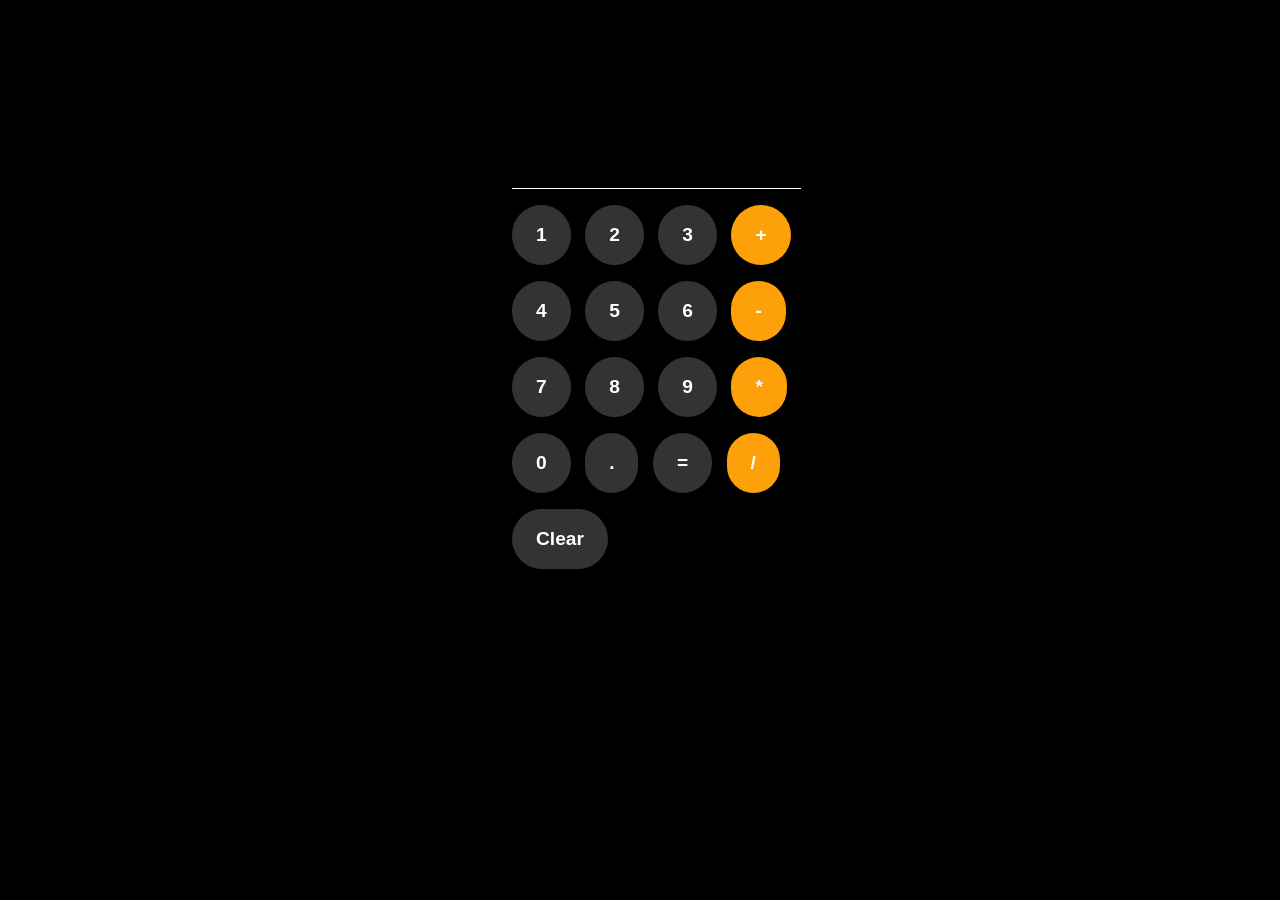
<file: Calculator/index.html>
<!DOCTYPE html>
<html lang="en">
<head>
  <meta charset="UTF-8">
  <meta name="viewport" content="width=device-width, initial-scale=1.0">
  <title>Calculator</title>
  <link rel="stylesheet" href="style.css">
</head>
<body>
  <div class="container">
    <h2 class="result"></h2>
    <div class="line"></div>
    <p>
      <button class="type1" onclick="calculate('1')">1</button>
      <button class="type1" onclick="calculate('2')">2</button>
      <button class="type1" onclick="calculate('3')">3</button>
      <button class="type2" onclick="calculate(' + ')">+</button>
    </p>
    <p>
      <button class="type1" onclick="calculate('2')">4</button>
      <button class="type1" onclick="calculate('2')">5</button>
      <button class="type1" onclick="calculate('6')">6</button>
      <button class="type2" onclick="calculate(' - ')">-</button>
    </p>
    <p>
      <button class="type1" onclick="calculate('7')">7</button>
      <button class="type1" onclick="calculate('8')">8</button>
      <button class="type1" onclick="calculate('9')">9</button>
      <button class="type2" onclick="calculate(' * ')">*</button>
    </p>
    <p>
      <button class="type1" onclick="calculate('0')">0</button>
      <button class="type1" onclick="calculate(' . ')">.</button>
      <button class="type1" onclick="calculate('')">=</button>
      <button class="type2" onclick="calculate(' / ')">/</button>
    </p>
    <button class="type1" onclick="calculate('clear')">Clear</button>
  </div>
  <script src="script.js"></script>
</body>
</html>
</file>
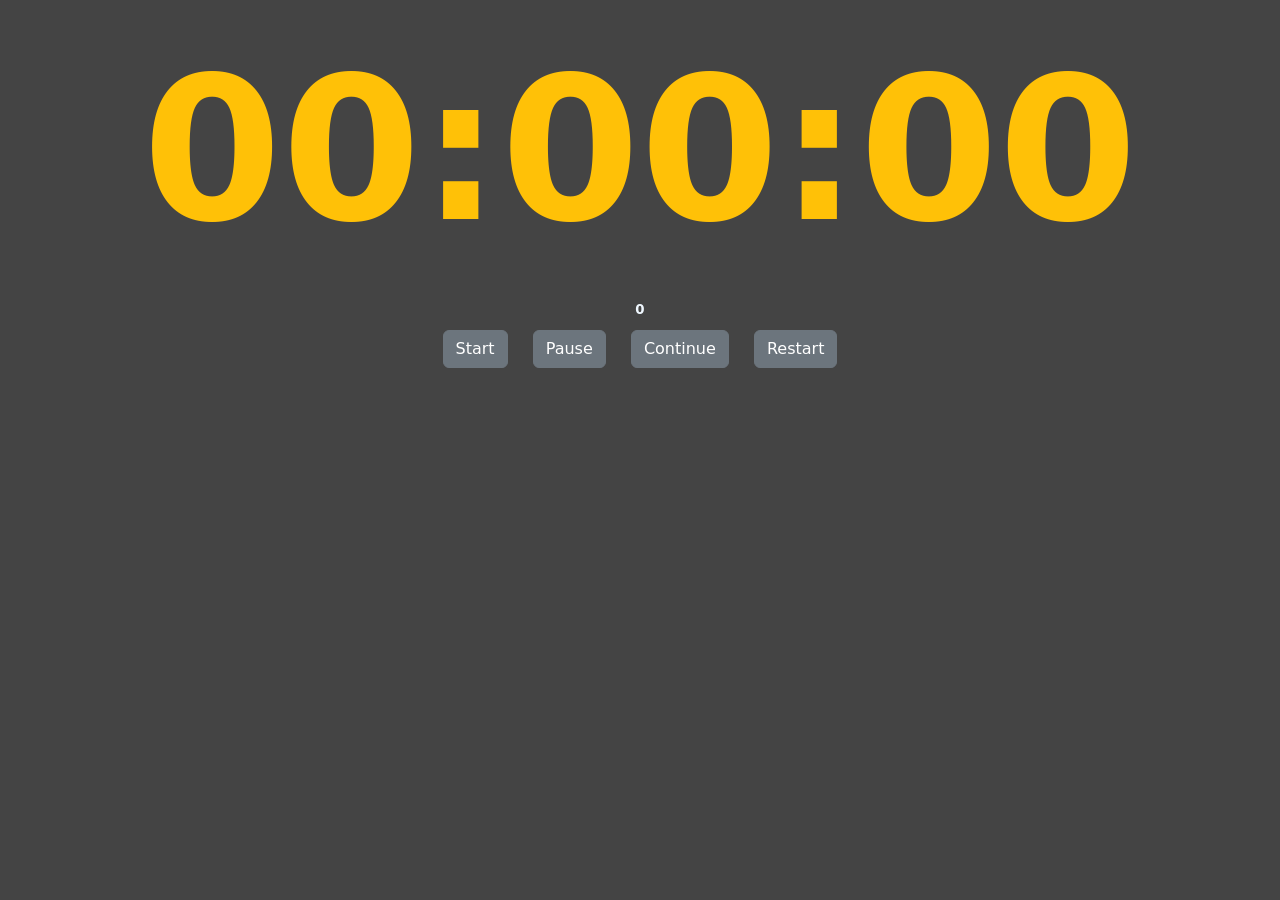
<file: Stop Watch/index.html>
<!DOCTYPE html>
<html lang="en">
<head>
    <meta charset="UTF-8">
    <meta http-equiv="X-UA-Compatible" content="IE=edge">
    <meta name="viewport" content="width=device-width, initial-scale=1.0">
    <link rel="icon" type="image/x-icon" href="https://img.freepik.com/premium-vector/stopwatch-vector-logo-icon_414847-450.jpg?w=360">
    <link rel="stylesheet" href="https://cdn.jsdelivr.net/npm/bootstrap@5.3.0-alpha3/dist/css/bootstrap.min.css">
    <link rel="stylesheet" href="style.css">
    <title>Stop Watch</title>
</head>
<body>
    <div class="container">
        <div class="stopWatch">00:00:00</div>
        <div class="milisecondTag">0</div>
        <div class="buttonContainer">
            <button type="button" class="btn btn-secondary startButton">Start</button>
            <button type="button" class="btn btn-secondary pauseButton">Pause</button>
            <button type="button" class="btn btn-secondary continueButton">Continue</button>
            <button type="button" class="btn btn-secondary restartButton">Restart</button>
        </div>
    </div>
    <script src="script.js"></script>
</body>
</html>
</file>
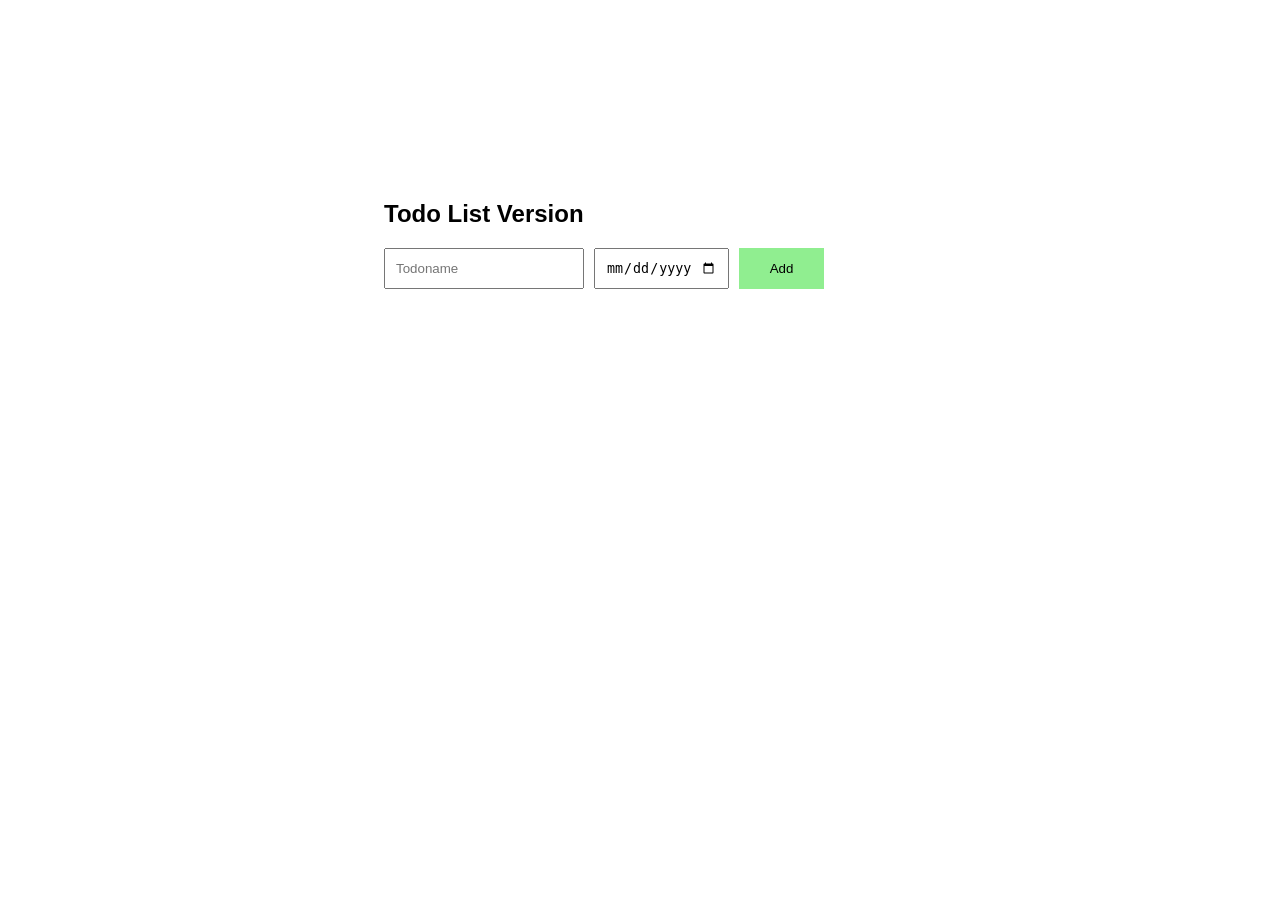
<file: To-do List/index.html>
<!DOCTYPE html>
<html lang="en">
<head>
  <meta charset="UTF-8">
  <meta name="viewport" content="width=device-width, initial-scale=1.0">
  <title>Todo List</title>
  <link rel="icon" href="todoList Icon.png">
  <link rel="stylesheet" href="style.css">
</head>
<body>
  <div class="container">
    <h2>Todo List Version</h2>
    <div class="todo-input-grid">
      <input type="text" class="todoName" placeholder="Todoname">
      <input type="date" class="todoDate">
      <button class="addBtn">Add</button>
    </div>
    <div class="todo-list"></div>
  </div>
  <script src="script.js"></script>
</body>
</html>
</file>
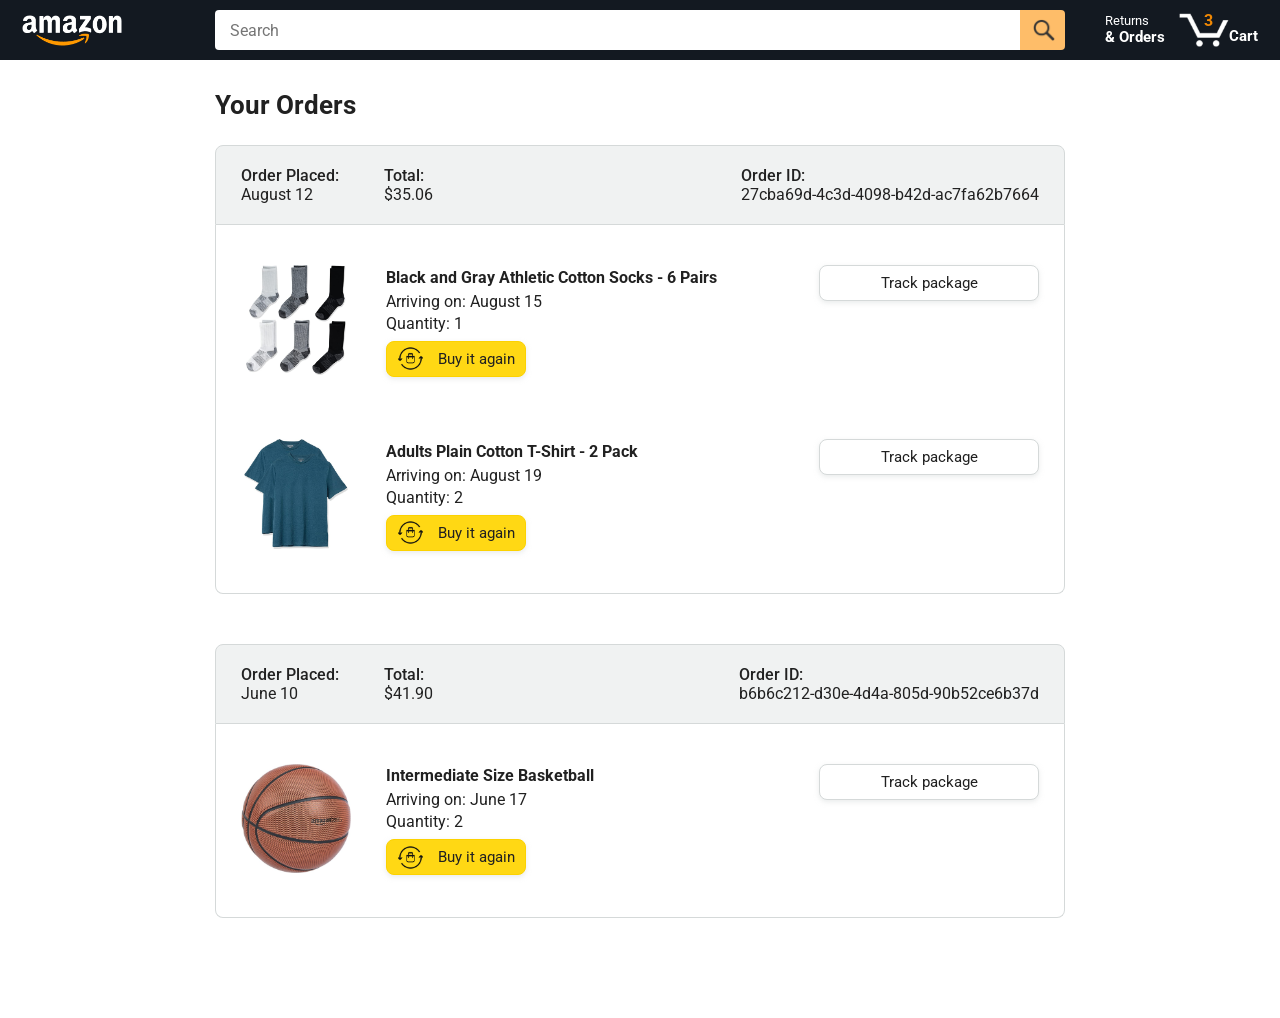
<file: Amazon/orders.html>
<!DOCTYPE html>
<html>
  <head>
    <title>Orders</title>

    <!-- This code is needed for responsive design to work.
      (Responsive design = make the website look good on
      smaller screen sizes like a phone or a tablet). -->
    <meta name="viewport" content="width=device-width, initial-scale=1">

    <!-- Load a font called Roboto from Google Fonts. -->
    <link rel="preconnect" href="https://fonts.googleapis.com">
    <link rel="preconnect" href="https://fonts.gstatic.com" crossorigin>
    <link href="https://fonts.googleapis.com/css2?family=Roboto:wght@400;500;700&display=swap" rel="stylesheet">

    <!-- Here are the CSS files for this page. -->
    <link rel="stylesheet" href="styles/shared/general.css">
    <link rel="stylesheet" href="styles/shared/amazon-header.css">
    <link rel="stylesheet" href="styles/pages/orders.css">
  </head>
  <body>
    <div class="amazon-header">
      <div class="amazon-header-left-section">
        <a href="amazon.html" class="header-link">
          <img class="amazon-logo"
            src="images/amazon-logo-white.png">
          <img class="amazon-mobile-logo"
            src="images/amazon-mobile-logo-white.png">
        </a>
      </div>

      <div class="amazon-header-middle-section">
        <input class="search-bar" type="text" placeholder="Search">

        <button class="search-button">
          <img class="search-icon" src="images/icons/search-icon.png">
        </button>
      </div>

      <div class="amazon-header-right-section">
        <a class="orders-link header-link" href="orders.html">
          <span class="returns-text">Returns</span>
          <span class="orders-text">& Orders</span>
        </a>

        <a class="cart-link header-link" href="checkout.html">
          <img class="cart-icon" src="images/icons/cart-icon.png">
          <div class="cart-quantity">3</div>
          <div class="cart-text">Cart</div>
        </a>
      </div>
    </div>

    <div class="main">
      <div class="page-title">Your Orders</div>

      <div class="orders-grid">
        <div class="order-container">
          
          <div class="order-header">
            <div class="order-header-left-section">
              <div class="order-date">
                <div class="order-header-label">Order Placed:</div>
                <div>August 12</div>
              </div>
              <div class="order-total">
                <div class="order-header-label">Total:</div>
                <div>$35.06</div>
              </div>
            </div>

            <div class="order-header-right-section">
              <div class="order-header-label">Order ID:</div>
              <div>27cba69d-4c3d-4098-b42d-ac7fa62b7664</div>
            </div>
          </div>

          <div class="order-details-grid">
            <div class="product-image-container">
              <img src="images/products/athletic-cotton-socks-6-pairs.jpg">
            </div>

            <div class="product-details">
              <div class="product-name">
                Black and Gray Athletic Cotton Socks - 6 Pairs
              </div>
              <div class="product-delivery-date">
                Arriving on: August 15
              </div>
              <div class="product-quantity">
                Quantity: 1
              </div>
              <button class="buy-again-button button-primary">
                <img class="buy-again-icon" src="images/icons/buy-again.png">
                <span class="buy-again-message">Buy it again</span>
              </button>
            </div>

            <div class="product-actions">
              <a href="tracking.html">
                <button class="track-package-button button-secondary">
                  Track package
                </button>
              </a>
            </div>

            <div class="product-image-container">
              <img src="images/products/adults-plain-cotton-tshirt-2-pack-teal.jpg">
            </div>

            <div class="product-details">
              <div class="product-name">
                Adults Plain Cotton T-Shirt - 2 Pack
              </div>
              <div class="product-delivery-date">
                Arriving on: August 19
              </div>
              <div class="product-quantity">
                Quantity: 2
              </div>
              <button class="buy-again-button button-primary">
                <img class="buy-again-icon" src="images/icons/buy-again.png">
                <span class="buy-again-message">Buy it again</span>
              </button>
            </div>

            <div class="product-actions">
              <a href="tracking.html">
                <button class="track-package-button button-secondary">
                  Track package
                </button>
              </a>
            </div>
          </div>
        </div>

        <div class="order-container">

          <div class="order-header">
            <div class="order-header-left-section">
              <div class="order-date">
                <div class="order-header-label">Order Placed:</div>
                <div>June 10</div>
              </div>
              <div class="order-total">
                <div class="order-header-label">Total:</div>
                <div>$41.90</div>
              </div>
            </div>

            <div class="order-header-right-section">
              <div class="order-header-label">Order ID:</div>
              <div>b6b6c212-d30e-4d4a-805d-90b52ce6b37d</div>
            </div>
          </div>

          <div class="order-details-grid">
            <div class="product-image-container">
              <img src="images/products/intermediate-composite-basketball.jpg">
            </div>

            <div class="product-details">
              <div class="product-name">
                Intermediate Size Basketball
              </div>
              <div class="product-delivery-date">
                Arriving on: June 17
              </div>
              <div class="product-quantity">
                Quantity: 2
              </div>
              <button class="buy-again-button button-primary">
                <img class="buy-again-icon" src="images/icons/buy-again.png">
                <span class="buy-again-message">Buy it again</span>
              </button>
            </div>

            <div class="product-actions">
              <a href="tracking.html">
                <button class="track-package-button button-secondary">
                  Track package
                </button>
              </a>
            </div>
          </div>
        </div>
      </div>
    </div>
  </body>
</html>
</file>
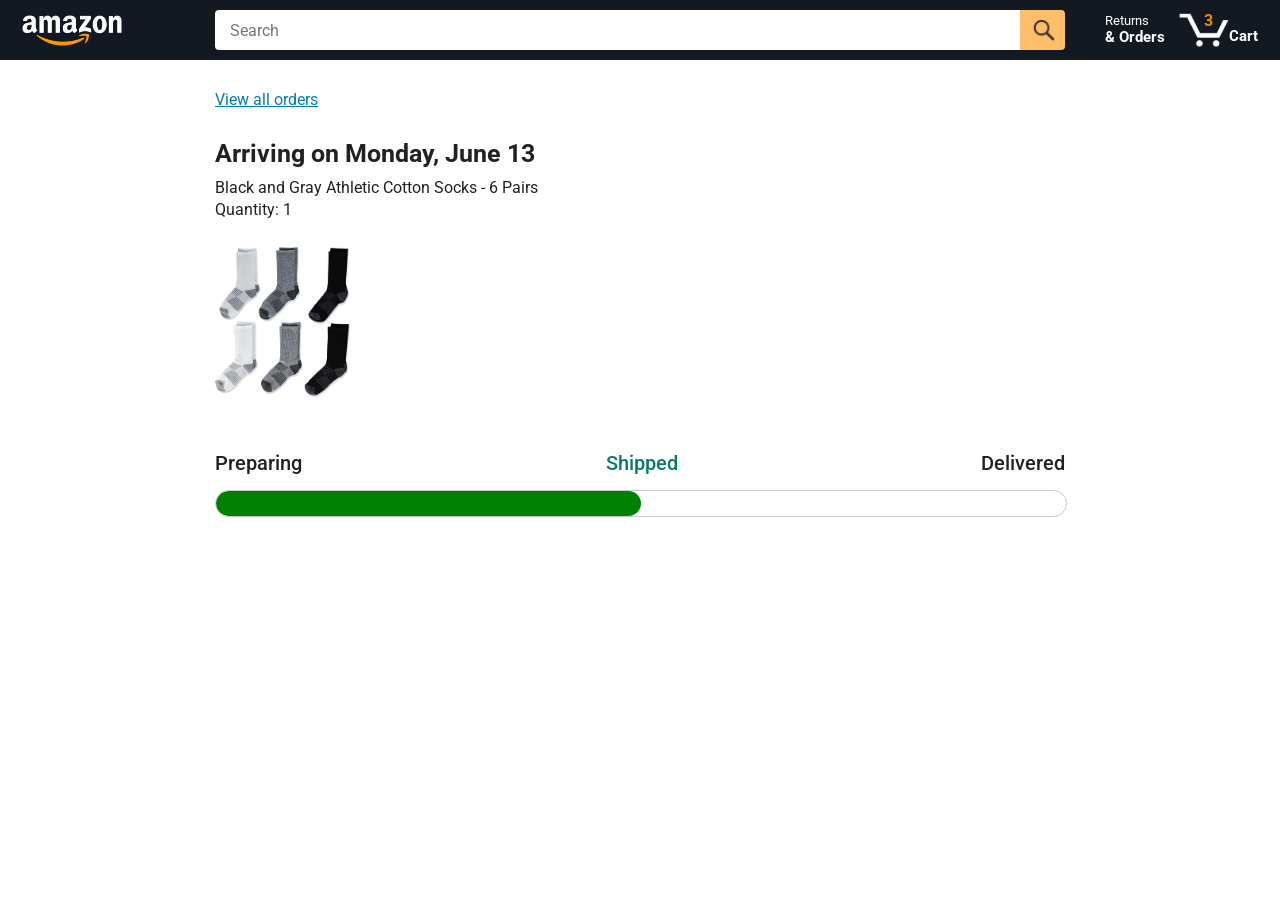
<file: Amazon/tracking.html>
<!DOCTYPE html>
<html>
  <head>
    <title>Tracking</title>

    <!-- This code is needed for responsive design to work.
      (Responsive design = make the website look good on
      smaller screen sizes like a phone or a tablet). -->
    <meta name="viewport" content="width=device-width, initial-scale=1">

    <!-- Load a font called Roboto from Google Fonts. -->
    <link rel="preconnect" href="https://fonts.googleapis.com">
    <link rel="preconnect" href="https://fonts.gstatic.com" crossorigin>
    <link href="https://fonts.googleapis.com/css2?family=Roboto:wght@400;500;700&display=swap" rel="stylesheet">

    <!-- Here are the CSS files for this page. -->
    <link rel="stylesheet" href="styles/shared/general.css">
    <link rel="stylesheet" href="styles/shared/amazon-header.css">
    <link rel="stylesheet" href="styles/pages/tracking.css">
  </head>
  <body>
    <div class="amazon-header">
      <div class="amazon-header-left-section">
        <a href="amazon.html" class="header-link">
          <img class="amazon-logo"
            src="images/amazon-logo-white.png">
          <img class="amazon-mobile-logo"
            src="images/amazon-mobile-logo-white.png">
        </a>
      </div>

      <div class="amazon-header-middle-section">
        <input class="search-bar" type="text" placeholder="Search">

        <button class="search-button">
          <img class="search-icon" src="images/icons/search-icon.png">
        </button>
      </div>

      <div class="amazon-header-right-section">
        <a class="orders-link header-link" href="orders.html">
          <span class="returns-text">Returns</span>
          <span class="orders-text">& Orders</span>
        </a>

        <a class="cart-link header-link" href="checkout.html">
          <img class="cart-icon" src="images/icons/cart-icon.png">
          <div class="cart-quantity">3</div>
          <div class="cart-text">Cart</div>
        </a>
      </div>
    </div>

    <div class="main">
      <div class="order-tracking">
        <a class="back-to-orders-link link-primary" href="orders.html">
          View all orders
        </a>

        <div class="delivery-date">
          Arriving on Monday, June 13
        </div>

        <div class="product-info">
          Black and Gray Athletic Cotton Socks - 6 Pairs
        </div>

        <div class="product-info">
          Quantity: 1
        </div>

        <img class="product-image" src="images/products/athletic-cotton-socks-6-pairs.jpg">

        <div class="progress-labels-container">
          <div class="progress-label">
            Preparing
          </div>
          <div class="progress-label current-status">
            Shipped
          </div>
          <div class="progress-label">
            Delivered
          </div>
        </div>

        <div class="progress-bar-container">
          <div class="progress-bar"></div>
        </div>
      </div>
    </div>
  </body>
</html>
</file>
<file: Calculator/style.css>
body{
  background-color: black;
  font-family: Arial, Helvetica, sans-serif;
}

.container{
  position: absolute;
  top: 20%;
  left: 40%;
}

.type1{
  background-color: #333333;
  padding: 19px 24px;
  border-radius: 90px;
  border: none;
  font-weight: bold;
  font-size: larger;
  color: white;
  margin-right: 10px;
  cursor: pointer;
}

.type2{
  background-color: #FEA00A;
  padding: 19px 24px;
  border-radius: 90px;
  border: none;
  font-weight: bold;
  font-size: larger;
  color: white;
  margin-right: 10px;
  cursor: pointer;
}

.line{
  background-color: white;
  height: 1px;
}

.result{
  margin: 8px 0px;
  color: white;
  font-size: larger;
}

@media (width <= 600px) {
  .container{
    left: 16%;
  }
}
</file>
<file: Stop Watch/style.css>
body{
    background-color: #444;
}

.container{
    display: flex;
    flex-direction: column;
    align-items: center;
}

.stopWatch {
    color: #ffc107;
    font-size: 200px;
    font-weight: bold;
}

.milisecondTag{
    color: aliceblue;
    font-size: smaller;
    font-weight: bold;
}

button{
    margin: 10px;
}

.buttonContainer{
    display: block;
}
</file>
<file: To-do List/style.css>
.container{
  position: absolute;
  top: 20%;
  left: 30%;
  font-family: Arial, Helvetica, sans-serif;
}
button{
  padding: 10px 30px;
  background-color: lightgreen;
  border: none;
  cursor: pointer;
}
input{
  padding: 10px;
}
.deleteBtn{
  background-color: red;
  padding: 10px 15px;
}
.todo-input-grid,
.todo-list{
  display: grid; 
  grid-template-columns: 200px 135px 85px; /*This is how many colums in the grid*/
  justify-content: space-between;
  row-gap: 8px;
  align-items: baseline;
  column-gap: 10px;
}

.todo-input-grid{
  margin-bottom: 10px;
  align-items: stretch;
}

@media (max-width:500px) {
  .container{
    left: 6%;
  }
  .addBtn{
    margin-top: 20px;
  }
  .todo-list{
    grid-template-columns: auto auto auto;
  }
}
</file>
<file: Amazon/styles/shared/general.css>
body {
  font-family: Roboto, Arial;
  color: rgb(33, 33, 33);
  /* The <body> element has a default margin of 8px
     on all sides. This removes the default margins. */
  margin: 0;
}

/* <p> elements have a default margin on the top
   and bottom. This removes the default margins. */
p {
  margin: 0;
}

button {
  cursor: pointer;
}

select {
  cursor: pointer;
}

input, select, button {
  font-family: Roboto, Arial;
}

.button-primary {
  color: rgb(33, 33, 33);
  background-color: rgb(255, 216, 20);
  border: 1px solid rgb(252, 210, 0);
  border-radius: 8px;
  cursor: pointer;
  box-shadow: 0 2px 5px rgba(213, 217, 217, 0.5);
}

.button-primary:hover {
  background-color: rgb(247, 202, 0);
  border: 1px solid rgb(242, 194, 0);
}

.button-primary:active {
  background: rgb(255, 216, 20);
  border-color: rgb(252, 210, 0);
  box-shadow: none;
}

.button-secondary {
  color: rgb(33, 33, 33);
  background: white;
  border: 1px solid rgb(213, 217, 217);
  border-radius: 8px;
  cursor: pointer;
  box-shadow: 0 2px 5px rgba(213, 217, 217, 0.5);
}

.button-secondary:hover {
  background-color: rgb(247, 250, 250);
}

.button-secondary:active {
  background-color: rgb(237, 253, 255);
  box-shadow: none;
}

/* These styles will limit text to 2 lines. Anything
   beyond 2 lines will be replaced with "..."
   You can find this code by using an A.I. tool or by
   searching in Google.
   https://css-tricks.com/almanac/properties/l/line-clamp/ */
.limit-text-to-2-lines {
  display: -webkit-box;
  -webkit-line-clamp: 2;
  -webkit-box-orient: vertical;
  overflow: hidden;
}

.link-primary {
  color: rgb(1, 124, 182);
  cursor: pointer;
}

.link-primary:hover {
  color: rgb(196, 80, 0);
}

/* Styles for dropdown selectors. */
select {
  color: rgb(33, 33, 33);
  background-color: rgb(240, 240, 240);
  border: 1px solid rgb(213, 217, 217);
  border-radius: 8px;
  padding: 3px 5px;
  font-size: 15px;
  cursor: pointer;
  box-shadow: 0 2px 5px rgba(213, 217, 217, 0.5);
}

select:focus,
input:focus {
  outline: 2px solid rgb(255, 153, 0);
}
</file>
<file: Amazon/styles/shared/amazon-header.css>
.amazon-header {
  background-color: rgb(19, 25, 33);
  color: white;
  padding-left: 15px;
  padding-right: 15px;

  display: flex;
  align-items: center;
  justify-content: space-between;

  position: fixed;
  top: 0;
  left: 0;
  right: 0;
  height: 60px;
}

.amazon-header-left-section {
  width: 180px;
}

@media (max-width: 800px) {
  .amazon-header-left-section {
    width: unset;
  }
}

.header-link {
  display: inline-block;
  padding: 6px;
  border-radius: 2px;
  cursor: pointer;
  text-decoration: none;
  border: 1px solid rgba(0, 0, 0, 0);
}

.header-link:hover {
  border: 1px solid white;
}

.amazon-logo {
  width: 100px;
  margin-top: 5px;
}

.amazon-mobile-logo {
  display: none;
}

@media (max-width: 575px) {
  .amazon-logo {
    display: none;
  }

  .amazon-mobile-logo {
    display: block;
    height: 35px;
    margin-top: 5px;
  }
}

.amazon-header-middle-section {
  flex: 1;
  max-width: 850px;
  margin-left: 10px;
  margin-right: 10px;
  display: flex;
}

.search-bar {
  flex: 1;
  width: 0;
  font-size: 16px;
  height: 38px;
  padding-left: 15px;
  border: none;
  border-top-left-radius: 4px;
  border-bottom-left-radius: 4px;
  border-top-right-radius: 0;
  border-bottom-right-radius: 0;
}

.search-button {
  background-color: rgb(254, 189, 105);
  border: none;
  width: 45px;
  height: 40px;
  border-top-right-radius: 4px;
  border-bottom-right-radius: 4px;
  flex-shrink: 0;
}

.search-icon {
  height: 22px;
  margin-left: 2px;
  margin-top: 3px;
}

.amazon-header-right-section {
  width: 180px;
  flex-shrink: 0;
  display: flex;
  justify-content: end;
}

.orders-link {
  color: white;
}

.returns-text {
  display: block;
  font-size: 13px;
}

.orders-text {
  display: block;
  font-size: 15px;
  font-weight: 700;
}

.cart-link {
  color: white;
  display: flex;
  align-items: center;
  position: relative;
}

.cart-icon {
  width: 50px;
}

.cart-text {
  margin-top: 12px;
  font-size: 15px;
  font-weight: 700;
}

.cart-quantity {
  color: rgb(240, 136, 4);
  font-size: 16px;
  font-weight: 700;

  position: absolute;
  top: 4px;
  left: 22px;
  
  width: 26px;
  text-align: center;
}
</file>
<file: Amazon/styles/pages/orders.css>
.main {
  max-width: 850px;
  margin-top: 90px;
  margin-bottom: 100px;
  padding-left: 20px;
  padding-right: 20px;

  /* margin-left: auto;
     margin-right auto;
     Is a trick for centering an element horizontally
     without needing a container. */
  margin-left: auto;
  margin-right: auto;
}

.page-title {
  font-weight: 700;
  font-size: 26px;
  margin-bottom: 25px;
}

.orders-grid {
  display: grid;
  grid-template-columns: 1fr;
  row-gap: 50px;
}

.order-header {
  background-color: rgb(240, 242, 242);
  border: 1px solid rgb(213, 217, 217);

  display: flex;
  align-items: center;
  justify-content: space-between;

  padding: 20px 25px;
  border-top-left-radius: 8px;
  border-top-right-radius: 8px;
}

.order-header-left-section {
  display: flex;
  flex-shrink: 0;
}

.order-header-label {
  font-weight: 500;
}

.order-date,
.order-total {
  margin-right: 45px;
}

.order-header-right-section {
  flex-shrink: 1;
}

@media (max-width: 575px) {
  .order-header {
    flex-direction: column;
    align-items: start;
    line-height: 23px;
    padding: 15px;
  }

  .order-header-left-section {
    flex-direction: column;
  }

  .order-header-label {
    margin-right: 5px;
  }

  .order-date,
  .order-total {
    display: grid;
    grid-template-columns: auto 1fr;
    margin-right: 0;
  }

  .order-header-right-section {
    display: grid;
    grid-template-columns: auto 1fr;
  }
}

.order-details-grid {
  padding: 40px 25px;
  border: 1px solid rgb(213, 217, 217);
  border-top: none;
  border-bottom-left-radius: 8px;
  border-bottom-right-radius: 8px;

  display: grid;
  grid-template-columns: 110px 1fr 220px;
  column-gap: 35px;
  row-gap: 60px;
  align-items: center;
}

@media (max-width: 800px) {
  .order-details-grid {
    grid-template-columns: 110px 1fr;
    row-gap: 0;
    padding-bottom: 8px;
  }
}

@media (max-width: 450px) {
  .order-details-grid {
    grid-template-columns: 1fr;
  }
}

.product-image-container {
  text-align: center;
}

.product-image-container img {
  max-width: 110px;
  max-height: 110px;
}

.product-name {
  font-weight: 700;
  margin-bottom: 5px;
}

.product-delivery-date {
  margin-bottom: 3px;
}

.product-quantity {
  margin-bottom: 8px;
}

.buy-again-button {
  font-size: 15px;
  width: 140px;
  height: 36px;
  border-radius: 8px;

  display: flex;
  align-items: center;
  justify-content: center;
}

.buy-again-icon {
  width: 25px;
  margin-right: 15px;
}

.product-actions {
  align-self: start;
}

.track-package-button {
  width: 100%;
  font-size: 15px;
  padding: 8px;
}

@media (max-width: 800px) {
  .buy-again-button {
    margin-bottom: 10px;
  }

  .product-actions {
    /* grid-column: 2 means this element will be placed
       in column 2 in the grid. (Normally, the column that
       an element is placed in is determined by the order
       of the elements in the HTML. grid-column overrides
       this default ordering). */
    grid-column: 2;
    margin-bottom: 30px;
  }

  .track-package-button {
    width: 140px;
  }
}

@media (max-width: 450px) {
  .product-image-container {
    text-align: center;
    margin-bottom: 25px;
  }

  .product-image-container img {
    max-width: 150px;
    max-height: 150px;
  }

  .product-name {
    margin-bottom: 10px;
  }

  .product-quantity {
    margin-bottom: 15px;
  }

  .buy-again-button {
    width: 100%;
    margin-bottom: 15px;
  }

  .product-actions {
    /* grid-column: auto; undos grid-column: 2; from above.
       This element will now be placed in its normal column
       in the grid. */
    grid-column: auto;
    margin-bottom: 70px;
  }

  .track-package-button {
    width: 100%;
    padding: 12px;
  }
}
</file>
<file: Amazon/styles/pages/tracking.css>
.main {
  max-width: 850px;
  margin-top: 90px;
  margin-bottom: 100px;
  padding-left: 30px;
  padding-right: 30px;

  /* margin-left: auto;
     margin-right auto;
     Is a trick for centering an element horizontally
     without needing a container. */
  margin-left: auto;
  margin-right: auto;
}

.back-to-orders-link {
  display: inline-block;
  margin-bottom: 30px;
}

.delivery-date {
  font-size: 25px;
  font-weight: 700;
  margin-bottom: 10px;
}

.product-info {
  margin-bottom: 3px;
}

.product-image {
  max-width: 150px;
  max-height: 150px;
  margin-top: 25px;
  margin-bottom: 50px;
}

.progress-labels-container {
  display: flex;
  justify-content: space-between;
  font-size: 20px;
  font-weight: 500;
  margin-bottom: 15px;
}

.current-status {
  color: rgb(6, 125, 98);
}

@media (max-width: 575px) {
  .progress-labels-container {
    font-size: 16px;
  }
}

@media (max-width: 450px) {
  .progress-labels-container {
    flex-direction: column;
    margin-bottom: 5px;
  }

  .progress-label {
    margin-bottom: 3px;
  }
}

.progress-bar-container {
  height: 25px;
  width: 100%;

  border: 1px solid rgb(200, 200, 200);
  border-radius: 50px;
  overflow: hidden;
}

.progress-bar {
  height: 100%;
  background-color: green;
  border-radius: 50px;
  width: 50%;
}
</file>
